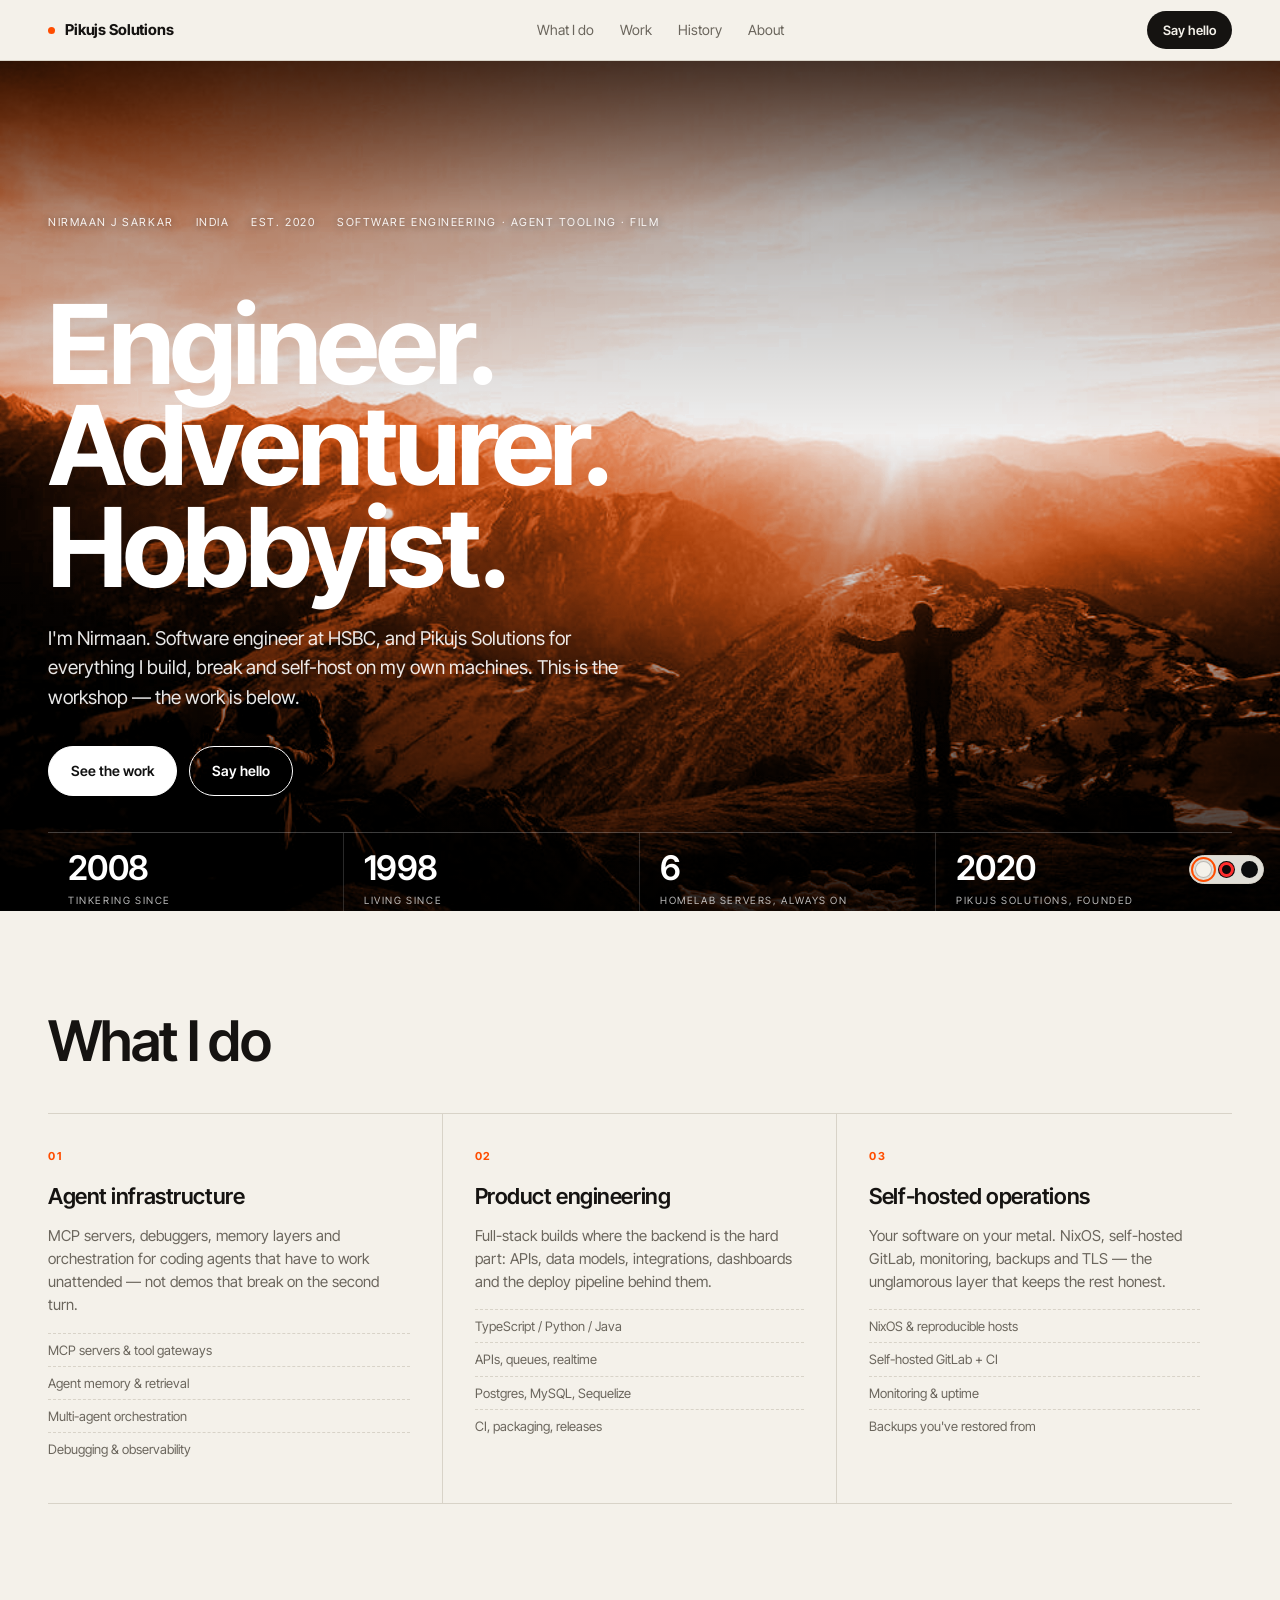
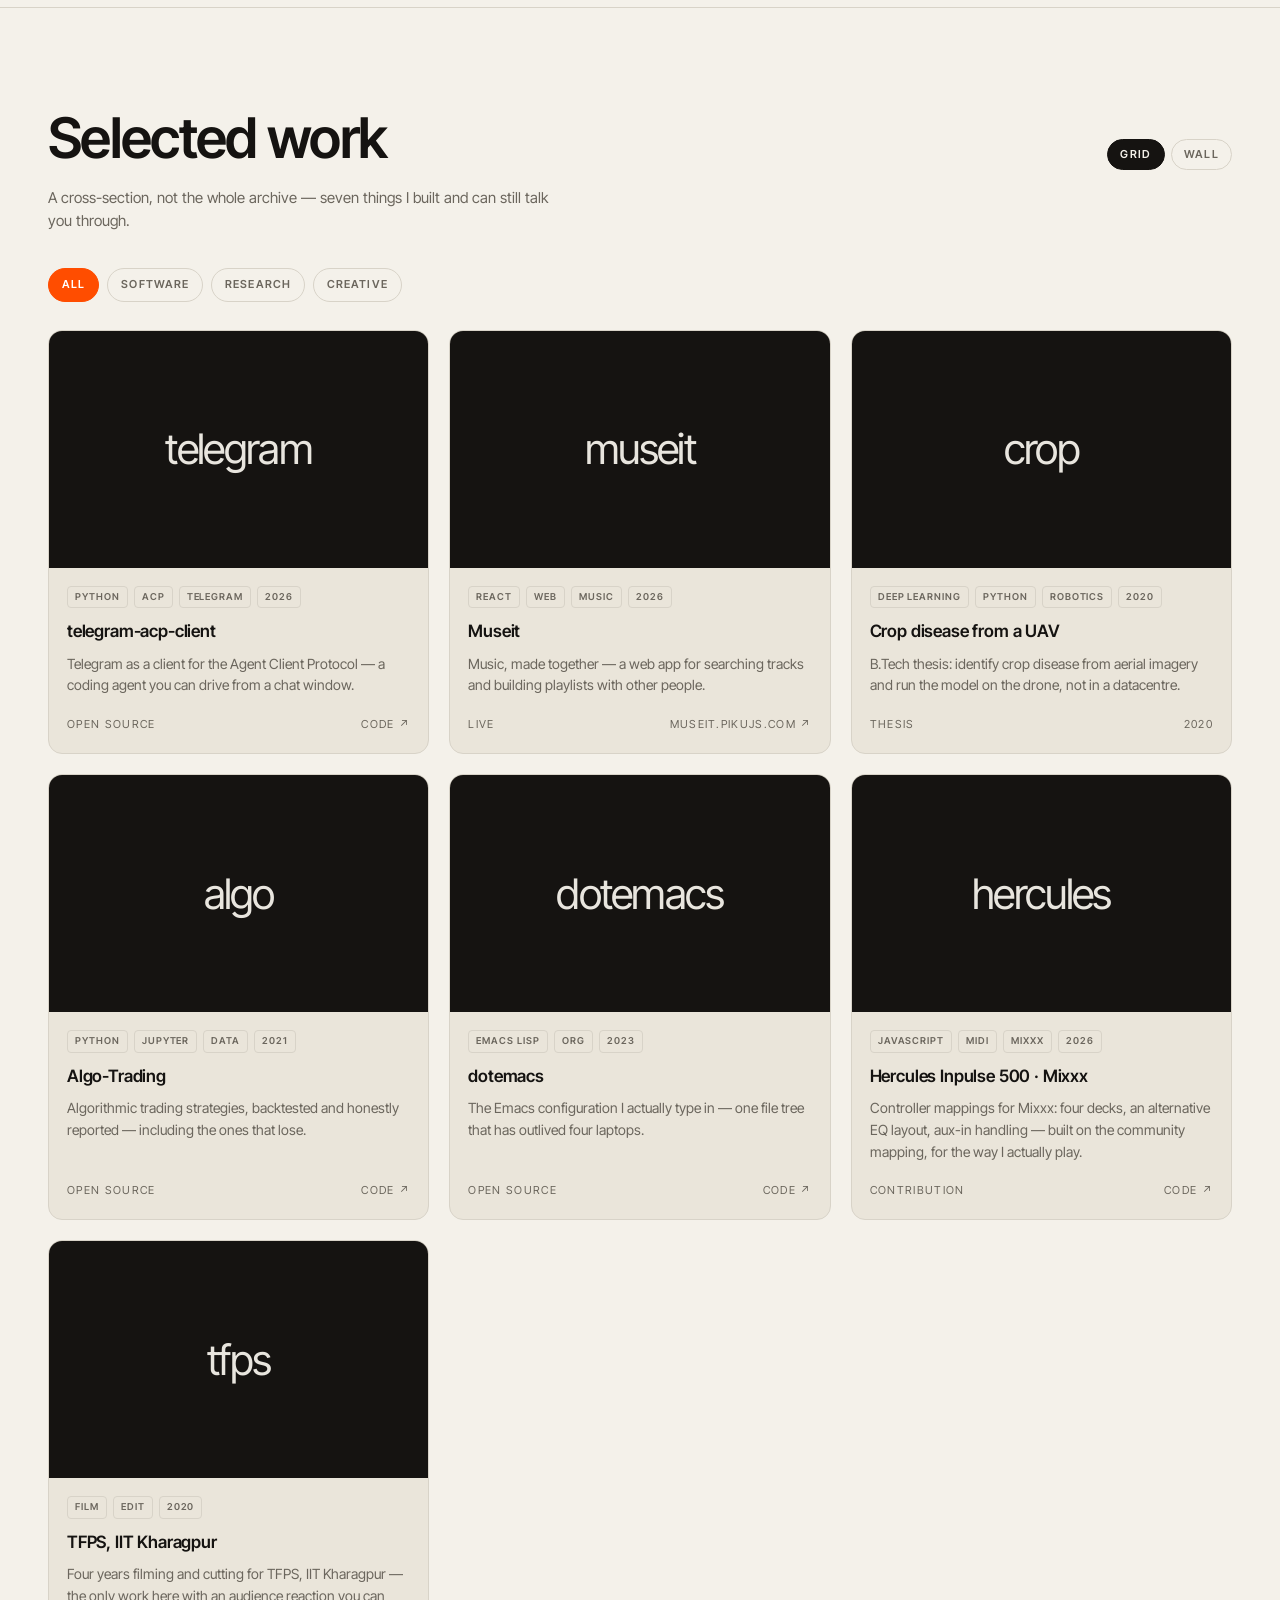
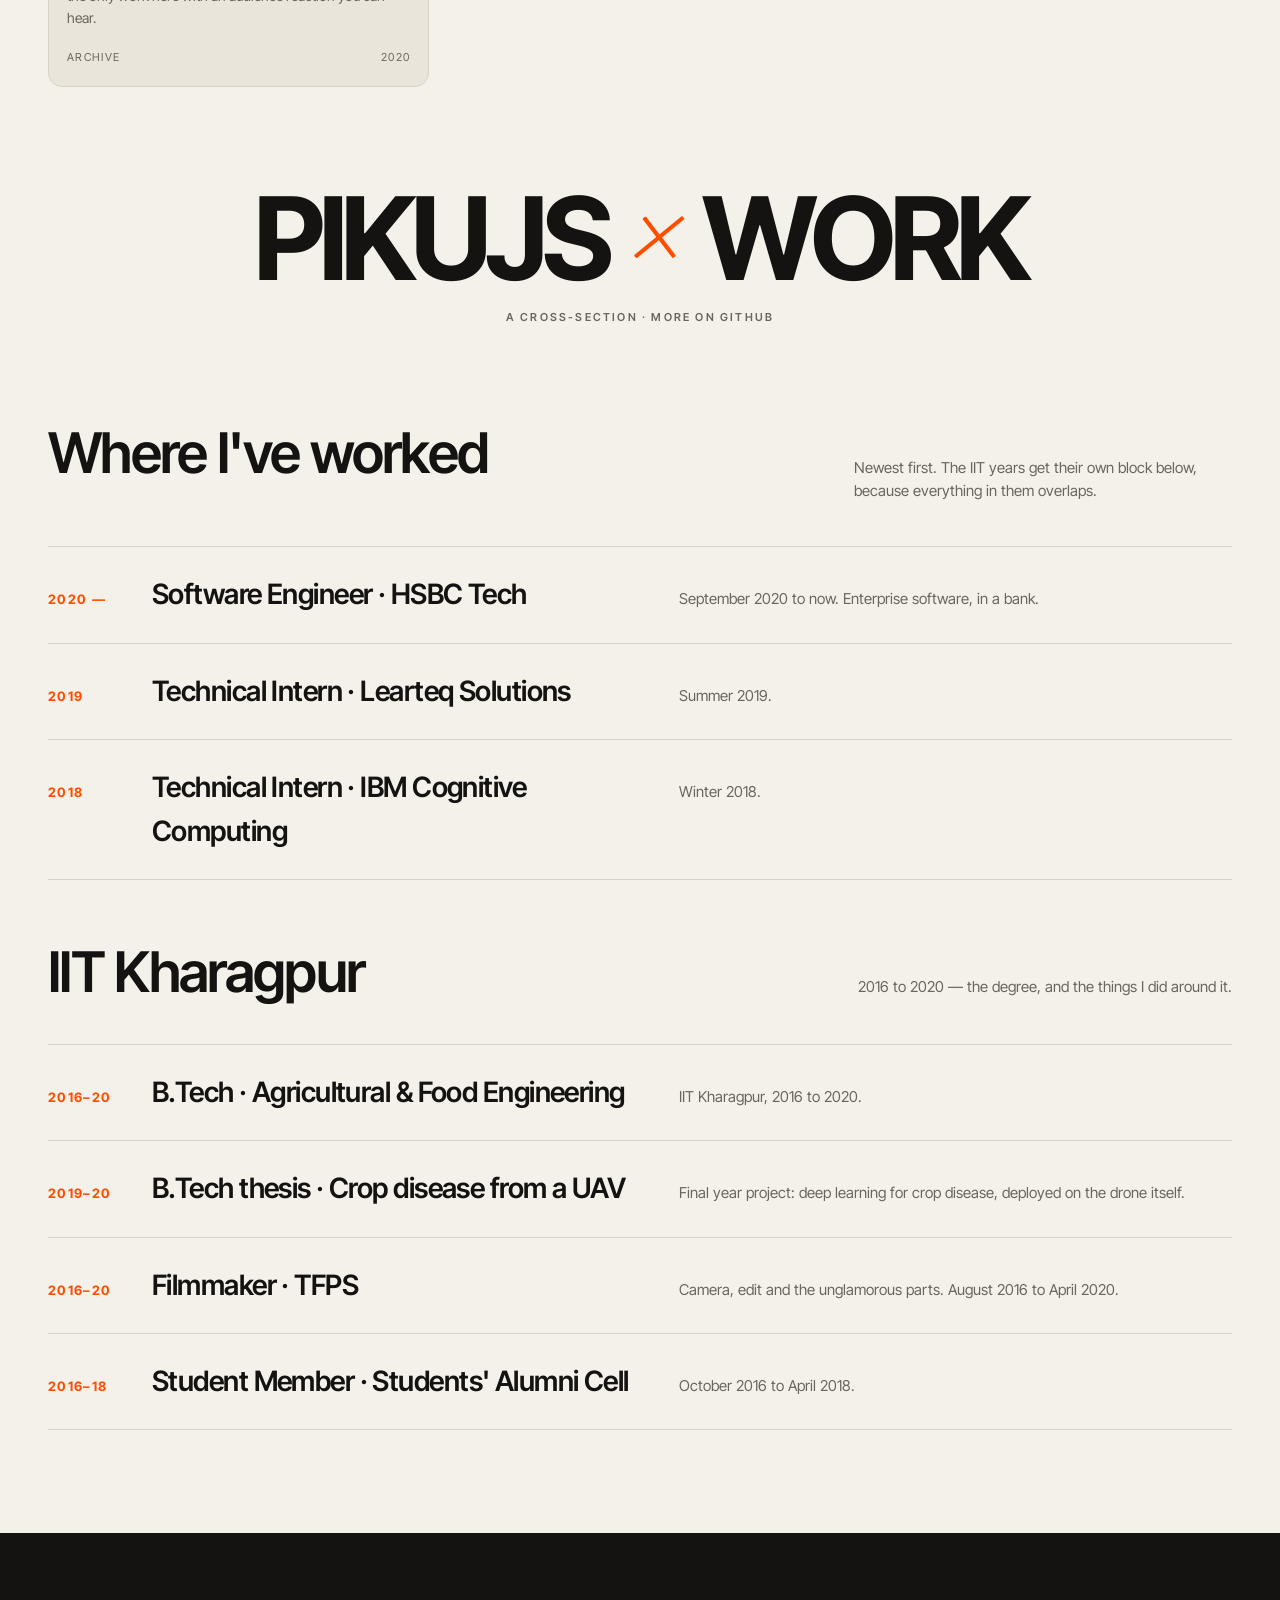
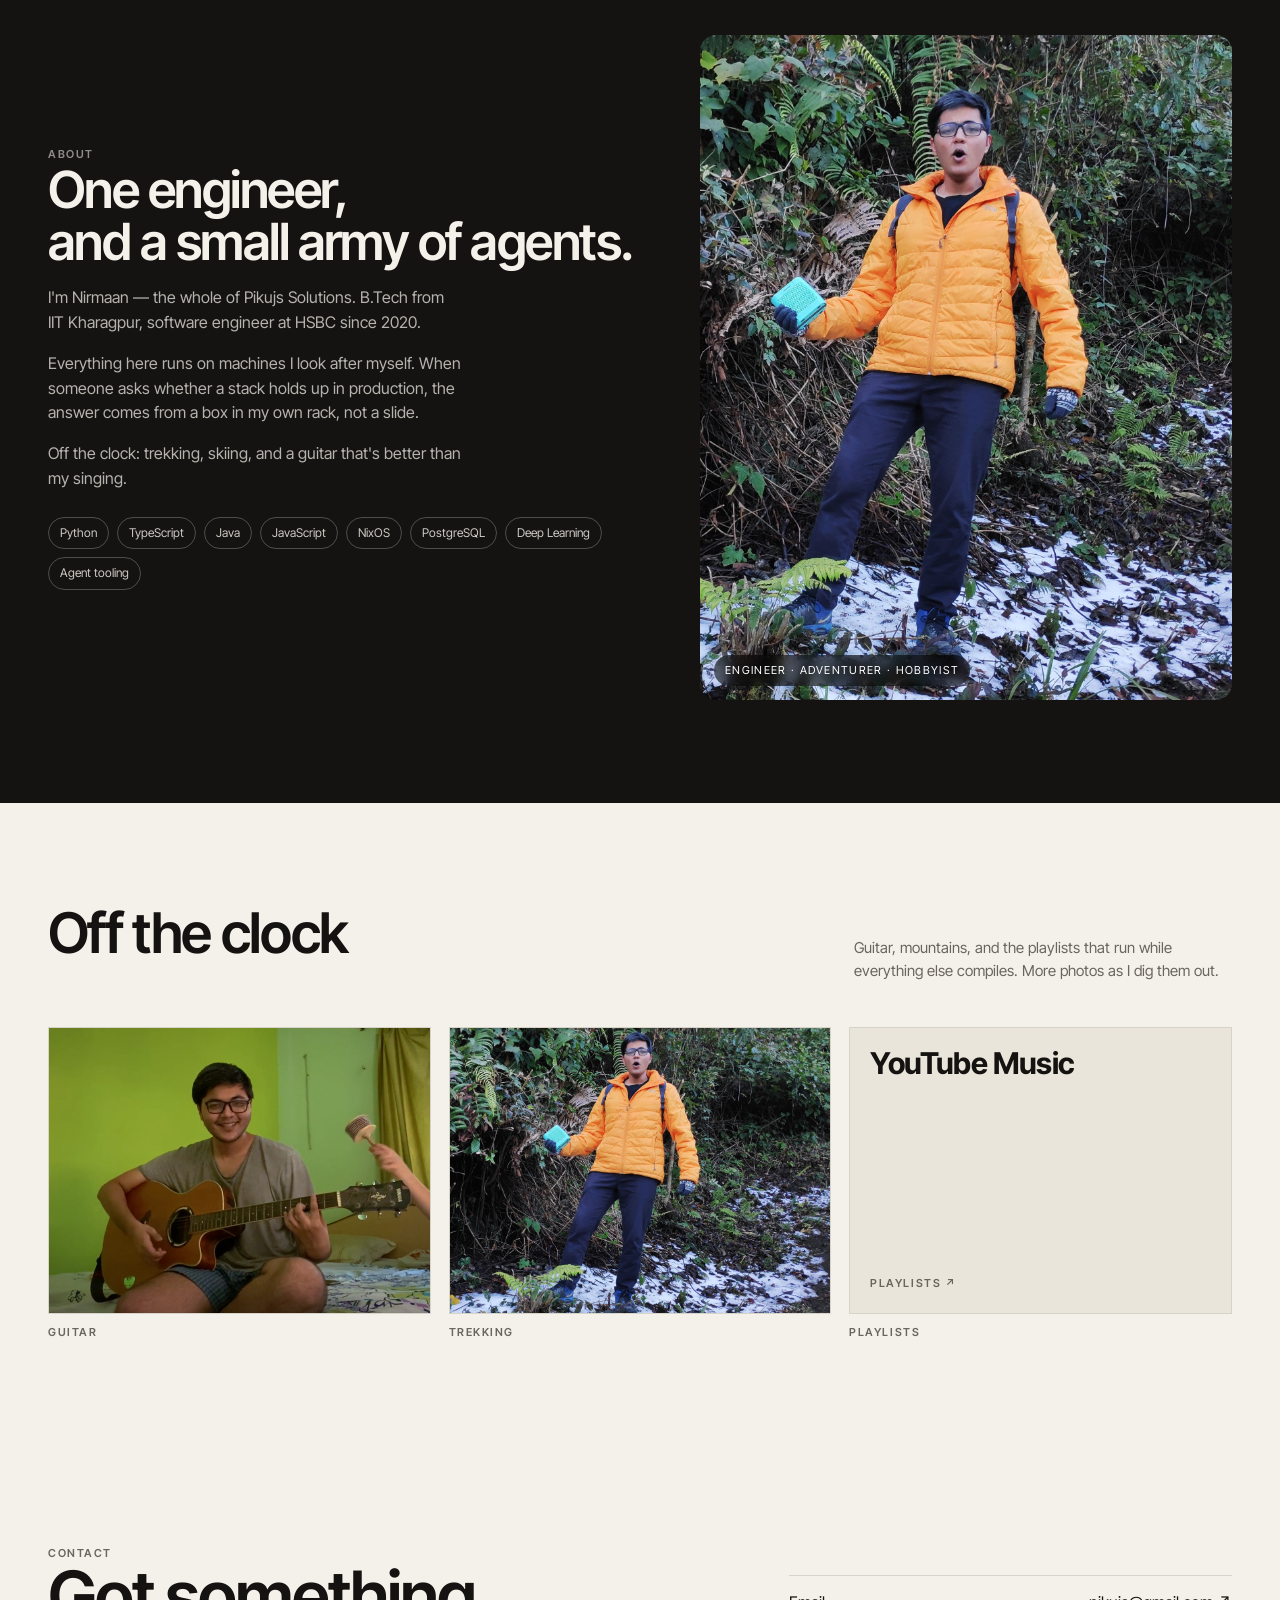
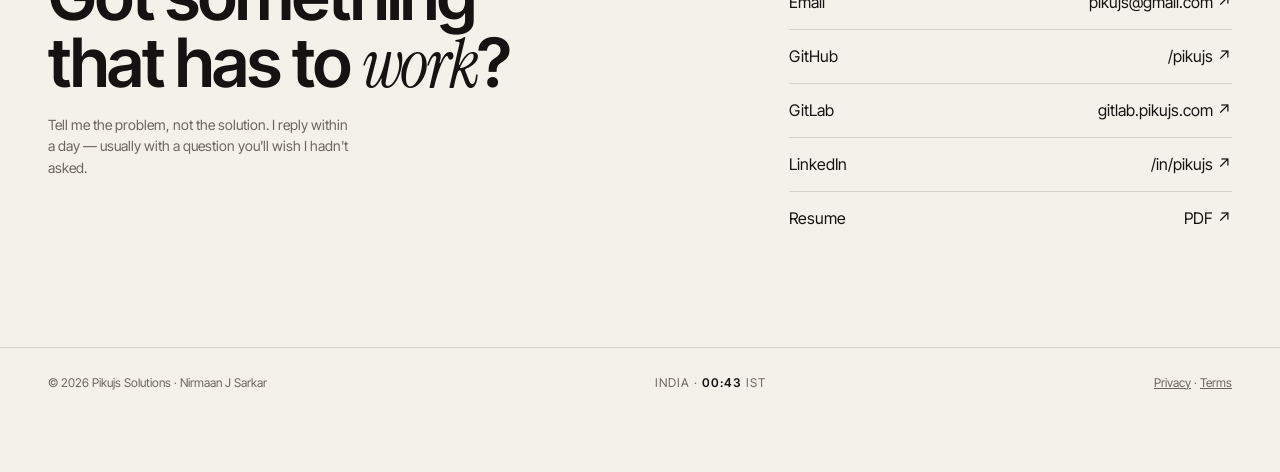
<file: index.html>
<!doctype html>
<html lang="en">
<head>
<meta charset="utf-8">
<meta name="viewport" content="width=device-width, initial-scale=1">
<title>Nirmaan J Sarkar — Engineer, Adventurer, Hobbyist · Pikujs Solutions</title>
<meta name="description" content="Nirmaan J Sarkar — software engineer, filmmaker and self-hoster. Agent tooling, product engineering and the occasional DJ controller mapping, under Pikujs Solutions.">
<link rel="canonical" href="https://pikujs.com/">
<meta name="author" content="Nirmaan J Sarkar">
<meta property="og:type" content="website">
<meta property="og:site_name" content="Pikujs Solutions">
<meta property="og:title" content="Nirmaan J Sarkar — Engineer, Adventurer, Hobbyist">
<meta property="og:description" content="Software engineer, filmmaker and self-hoster. Agent tooling, product engineering, and the occasional DJ controller mapping.">
<meta property="og:url" content="https://pikujs.com/">
<meta property="og:image" content="https://pikujs.com/img/header.jpg">
<meta property="og:image:alt" content="Nirmaan on a ridge above the snowline at sunrise">
<meta name="twitter:card" content="summary_large_image">
<meta name="twitter:title" content="Nirmaan J Sarkar — Engineer, Adventurer, Hobbyist">
<meta name="twitter:description" content="Software engineer, filmmaker and self-hoster. Agent tooling, product engineering, and the occasional DJ controller mapping.">
<meta name="twitter:image" content="https://pikujs.com/img/header.jpg">
<meta name="theme-color" content="#f4f1ea" media="(prefers-color-scheme: light)">
<meta name="theme-color" content="#0b0c0e" media="(prefers-color-scheme: dark)">
<link rel="icon" href="img/favicon.ico" sizes="any">
<link rel="preconnect" href="https://fonts.googleapis.com">
<link rel="preconnect" href="https://fonts.gstatic.com" crossorigin>
<link href="https://fonts.googleapis.com/css2?family=Instrument+Serif:ital@0;1&family=Inter+Tight:wght@400;500;600;700&display=swap" rel="stylesheet">
<link rel="stylesheet" href="css/site.css">
<script>document.documentElement.dataset.palette=(new URLSearchParams(location.search).get('p'))||localStorage.getItem('pikujs-palette')||(matchMedia('(prefers-color-scheme: dark)').matches?'night':'paper')</script>
</head>
<body>

<nav>
  <div class="wrap">
    <a class="brand" href="#top"><span class="dot"></span>Pikujs Solutions</a>
    <ul>
      <li><a href="#services">What I do</a></li>
      <li><a href="#work">Work</a></li>
      <li><a href="#history">History</a></li>
      <li><a href="#about">About</a></li>
    </ul>
    <a class="cta" href="#contact">Say hello</a>
  </div>
</nav>

<header class="hero" id="top">
  <img src="img/header.jpg" alt="Nirmaan on a ridge above the snowline at sunrise" width="960" height="720">
  <div class="tint"></div>
  <div class="veil"></div>
  <div class="wrap inner">
    <div class="topline">
      <span>Nirmaan J Sarkar</span><span>India</span><span>Est. 2020</span>
      <span>Software engineering · Agent tooling · Film</span>
    </div>
    <h1>Engineer.<br>Adventurer.<br>Hobbyist.</h1>
    <p class="sub">I'm Nirmaan. Software engineer at HSBC, and Pikujs Solutions for everything I build,
      break and self-host on my own machines. This is the workshop — the work is below.</p>
    <div class="actions">
      <a class="btn solid" href="#work">See the work</a>
      <a class="btn ghost" href="#contact">Say hello</a>
    </div>
  </div>
  <div class="wrap">
    <div class="stats">
      <div><b>2008</b><span>Tinkering since</span></div>
      <div><b>1998</b><span>Living since</span></div>
      <div><b>6</b><span>Homelab servers, always on</span></div>
      <div><b>2020</b><span>Pikujs Solutions, founded</span></div>
    </div>
  </div>
</header>

<section id="services">
  <div class="wrap">
    <div class="sec-head">
      <h2>What I do</h2>
    </div>
    <div class="services">
      <article>
        <div class="num">01</div>
        <h3>Agent infrastructure</h3>
        <p>MCP servers, debuggers, memory layers and orchestration for coding agents that have to work
           unattended — not demos that break on the second turn.</p>
        <ul>
          <li>MCP servers &amp; tool gateways</li>
          <li>Agent memory &amp; retrieval</li>
          <li>Multi-agent orchestration</li>
          <li>Debugging &amp; observability</li>
        </ul>
      </article>
      <article>
        <div class="num">02</div>
        <h3>Product engineering</h3>
        <p>Full-stack builds where the backend is the hard part: APIs, data models, integrations,
           dashboards and the deploy pipeline behind them.</p>
        <ul>
          <li>TypeScript / Python / Java</li>
          <li>APIs, queues, realtime</li>
          <li>Postgres, MySQL, Sequelize</li>
          <li>CI, packaging, releases</li>
        </ul>
      </article>
      <article>
        <div class="num">03</div>
        <h3>Self-hosted operations</h3>
        <p>Your software on your metal. NixOS, self-hosted GitLab, monitoring, backups and TLS —
           the unglamorous layer that keeps the rest honest.</p>
        <ul>
          <li>NixOS &amp; reproducible hosts</li>
          <li>Self-hosted GitLab + CI</li>
          <li>Monitoring &amp; uptime</li>
          <li>Backups you've restored from</li>
        </ul>
      </article>
    </div>
  </div>
</section>

<hr class="rule">

<section id="work">
  <div class="wrap">
    <div class="sec-head">
      <h2>Selected work</h2>
      <div class="viewtoggle" role="group" aria-label="Layout">
        <button data-view="grid" aria-pressed="true">Grid</button>
        <button data-view="wall" aria-pressed="false">Wall</button>
      </div>
    </div>
    <p style="margin:-28px 0 36px; max-width:56ch; color:var(--muted); font-size:15px">
      A cross-section, not the whole archive — seven things I built and can still talk you through.</p>

    <div class="filters" id="filters" role="group" aria-label="Filter by category">
      <button data-cat="All" aria-pressed="true">All</button>
      <button data-cat="Software" aria-pressed="false">Software</button>
      <button data-cat="Research" aria-pressed="false">Research</button>
      <button data-cat="Creative" aria-pressed="false">Creative</button>
    </div>

    <div class="work" id="workgrid">
      <a class="card" data-cat="Software" href="https://github.com/pikujs/telegram-acp-client" target="_blank" rel="noopener">
        <div class="shot"><div class="glyph">telegram</div></div>
        <div class="body">
          <div class="tags"><span>Python</span><span>ACP</span><span>Telegram</span><span>2026</span></div>
          <h3>telegram-acp-client</h3>
          <p>Telegram as a client for the Agent Client Protocol — a coding agent you can drive from a chat window.</p>
          <div class="meta"><span>Open source</span><span>Code ↗</span></div>
        </div>
      </a>


      <a class="card" data-cat="Creative" href="https://museit.pikujs.com" target="_blank" rel="noopener">
        <div class="shot"><div class="glyph">museit</div></div>
        <div class="body">
          <div class="tags"><span>React</span><span>Web</span><span>Music</span><span>2026</span></div>
          <h3>Museit</h3>
          <p>Music, made together — a web app for searching tracks and building playlists with other people.</p>
          <div class="meta"><span>Live</span><span>museit.pikujs.com ↗</span></div>
        </div>
      </a>


      <div class="card" data-cat="Research">
        <div class="shot"><div class="glyph">crop</div></div>
        <div class="body">
          <div class="tags"><span>Deep Learning</span><span>Python</span><span>Robotics</span><span>2020</span></div>
          <h3>Crop disease from a UAV</h3>
          <p>B.Tech thesis: identify crop disease from aerial imagery and run the model on the drone, not in a datacentre.</p>
          <div class="meta"><span>Thesis</span><span>2020</span></div>
        </div>
      </div>


      <a class="card" data-cat="Research" href="https://github.com/pikujs/Algo-Trading" target="_blank" rel="noopener">
        <div class="shot"><div class="glyph">algo</div></div>
        <div class="body">
          <div class="tags"><span>Python</span><span>Jupyter</span><span>Data</span><span>2021</span></div>
          <h3>Algo-Trading</h3>
          <p>Algorithmic trading strategies, backtested and honestly reported — including the ones that lose.</p>
          <div class="meta"><span>Open source</span><span>Code ↗</span></div>
        </div>
      </a>


      <a class="card" data-cat="Software" href="https://github.com/pikujs/dotemacs" target="_blank" rel="noopener">
        <div class="shot"><div class="glyph">dotemacs</div></div>
        <div class="body">
          <div class="tags"><span>Emacs Lisp</span><span>Org</span><span>2023</span></div>
          <h3>dotemacs</h3>
          <p>The Emacs configuration I actually type in — one file tree that has outlived four laptops.</p>
          <div class="meta"><span>Open source</span><span>Code ↗</span></div>
        </div>
      </a>


      <a class="card" data-cat="Creative" href="https://github.com/pikujs/herimp-500map" target="_blank" rel="noopener">
        <div class="shot"><div class="glyph">hercules</div></div>
        <div class="body">
          <div class="tags"><span>JavaScript</span><span>MIDI</span><span>Mixxx</span><span>2026</span></div>
          <h3>Hercules Inpulse 500 · Mixxx</h3>
          <p>Controller mappings for Mixxx: four decks, an alternative EQ layout, aux-in handling — built on the community mapping, for the way I actually play.</p>
          <div class="meta"><span>Contribution</span><span>Code ↗</span></div>
        </div>
      </a>


      <div class="card" data-cat="Creative">
        <div class="shot"><div class="glyph">tfps</div></div>
        <div class="body">
          <div class="tags"><span>Film</span><span>Edit</span><span>2020</span></div>
          <h3>TFPS, IIT Kharagpur</h3>
          <p>Four years filming and cutting for TFPS, IIT Kharagpur — the only work here with an audience reaction you can hear.</p>
          <div class="meta"><span>Archive</span><span>2020</span></div>
        </div>
      </div>

    </div>

    <div class="lockup">PIKUJS <em>×</em> WORK<small>A cross-section · more on GitHub</small></div>
  </div>
</section>

<section id="history" style="padding-top:0">
  <div class="wrap">
    <div class="sec-head">
      <h2>Where I've worked</h2>
      <p>Newest first. The IIT years get their own block below, because everything in them overlaps.</p>
    </div>
    <div class="proc">
      <div><b>2020 —</b><h3>Software Engineer · HSBC Tech</h3><p>September 2020 to now. Enterprise software, in a bank.</p></div>
      <div><b>2019</b><h3>Technical Intern · Learteq Solutions</h3><p>Summer 2019.</p></div>
      <div><b>2018</b><h3>Technical Intern · IBM Cognitive Computing</h3><p>Winter 2018.</p></div>
    </div>

    <div class="sec-head" style="margin-top:64px">
      <h2>IIT Kharagpur</h2>
      <p>2016 to 2020 — the degree, and the things I did around it.</p>
    </div>
    <div class="proc">
      <div><b>2016–20</b><h3>B.Tech · Agricultural &amp; Food Engineering</h3><p>IIT Kharagpur, 2016 to 2020.</p></div>
      <div><b>2019–20</b><h3>B.Tech thesis · Crop disease from a UAV</h3><p>Final year project: deep learning for crop disease, deployed on the drone itself.</p></div>
      <div><b>2016–20</b><h3>Filmmaker · TFPS</h3><p>Camera, edit and the unglamorous parts. August 2016 to April 2020.</p></div>
      <div><b>2016–18</b><h3>Student Member · Students' Alumni Cell</h3><p>October 2016 to April 2018.</p></div>
    </div>
  </div>
</section>

<section class="band" id="about">
  <div class="wrap">
    <div class="grid">
      <div>
        <div class="label">About</div>
        <h2>One engineer,<br>and a small army of agents.</h2>
        <p>I'm Nirmaan — the whole of Pikujs Solutions. B.Tech from IIT Kharagpur, software engineer at HSBC
           since 2020.</p>
        <p>Everything here runs on machines I look after myself. When someone asks whether a stack holds up
           in production, the answer comes from a box in my own rack, not a slide.</p>
        <p>Off the clock: trekking, skiing, and a guitar that's better than my singing.</p>
        <div class="skills">
          <span>Python</span><span>TypeScript</span><span>Java</span><span>JavaScript</span>
          <span>NixOS</span><span>PostgreSQL</span><span>Deep Learning</span><span>Agent tooling</span>
        </div>
      </div>
      <div class="portrait">
        <img src="img/portfolio/thumbnails/pikujs-trekking.jpg" alt="Nirmaan on a winter trek">
        <div class="tag">Engineer · Adventurer · Hobbyist</div>
      </div>
    </div>
  </div>
</section>

<section id="fun">
  <div class="wrap">
    <div class="sec-head">
      <h2>Off the clock</h2>
      <p>Guitar, mountains, and the playlists that run while everything else compiles. More photos as I dig them out.</p>
    </div>
    <div class="fun">
      <figure><img src="img/portfolio/thumbnails/pikujs-guitar.jpg" alt="A guitar" loading="lazy"><figcaption>Guitar</figcaption></figure>
      <figure><img src="img/portfolio/thumbnails/pikujs-trekking.jpg" alt="On a winter trek" loading="lazy"><figcaption>Trekking</figcaption></figure>
      <figure>
        <a class="fun-link" href="#" data-placeholder="youtube-music">
          <b>YouTube Music</b>
          <small>Playlists ↗</small>
        </a>
        <figcaption>Playlists</figcaption>
      </figure>
    </div>
  </div>
</section>

<section id="contact">
  <div class="wrap contact">
    <div>
      <div class="label">Contact</div>
      <h2>Got something<br>that has to <em>work</em>?</h2>
      <p class="note">Tell me the problem, not the solution. I reply within a day — usually with a question
        you'll wish I hadn't asked.</p>
    </div>
    <div class="lines">
      <a href="mailto:pikujs@gmail.com"><span>Email</span><span>pikujs@gmail.com ↗</span></a>
      <a href="https://github.com/pikujs" target="_blank" rel="noopener"><span>GitHub</span><span>/pikujs ↗</span></a>
      <a href="https://gitlab.pikujs.com" target="_blank" rel="noopener"><span>GitLab</span><span>gitlab.pikujs.com ↗</span></a>
      <a href="https://www.linkedin.com/in/pikujs" target="_blank" rel="noopener"><span>LinkedIn</span><span>/in/pikujs ↗</span></a>
      <a href="img/resume.pdf"><span>Resume</span><span>PDF ↗</span></a>
    </div>
  </div>
</section>

<footer>
  <div class="wrap">
    <span>© 2026 Pikujs Solutions · Nirmaan J Sarkar</span>
    <span class="clock">India · <b id="ist">--:--</b> IST</span>
    <span><a href="privacy/">Privacy</a> · <a href="terms/">Terms</a></span>
  </div>
</footer>

<div class="switch" role="group" aria-label="Colour palette">
  <button data-p="paper" data-name="Paper" aria-label="Paper palette" aria-pressed="true"></button>
  <button data-p="duotone" data-name="Duotone" aria-label="Duotone palette" aria-pressed="false"></button>
  <button data-p="night" data-name="Night" aria-label="Night palette" aria-pressed="false"></button>
</div>

<script src="js/palette.js"></script>
<script>
// Filters and the curved "wall" view. Without JS every card is simply visible.
const grid = document.getElementById('workgrid');
const cards = [...grid.children];
const filters = [...document.querySelectorAll('#filters button')];
const views = [...document.querySelectorAll('.viewtoggle button')];

filters.forEach(btn => btn.addEventListener('click', () => {
  const cat = btn.dataset.cat;
  cards.forEach(c => { c.hidden = cat !== 'All' && c.dataset.cat !== cat; });
  filters.forEach(b => b.setAttribute('aria-pressed', String(b === btn)));
}));

const setView = (v) => {
  grid.classList.toggle('wall', v === 'wall');
  views.forEach(b => b.setAttribute('aria-pressed', String(b.dataset.view === v)));
};
views.forEach(b => b.addEventListener('click', () => setView(b.dataset.view)));
if (new URLSearchParams(location.search).get('view') === 'wall') setView('wall');

const ist = document.getElementById('ist');
const tick = () => {
  ist.textContent = new Intl.DateTimeFormat('en-GB', {
    timeZone: 'Asia/Kolkata', hour: '2-digit', minute: '2-digit'
  }).format(new Date());
};
tick(); setInterval(tick, 30000);
</script>
</body>
</html>
</file>
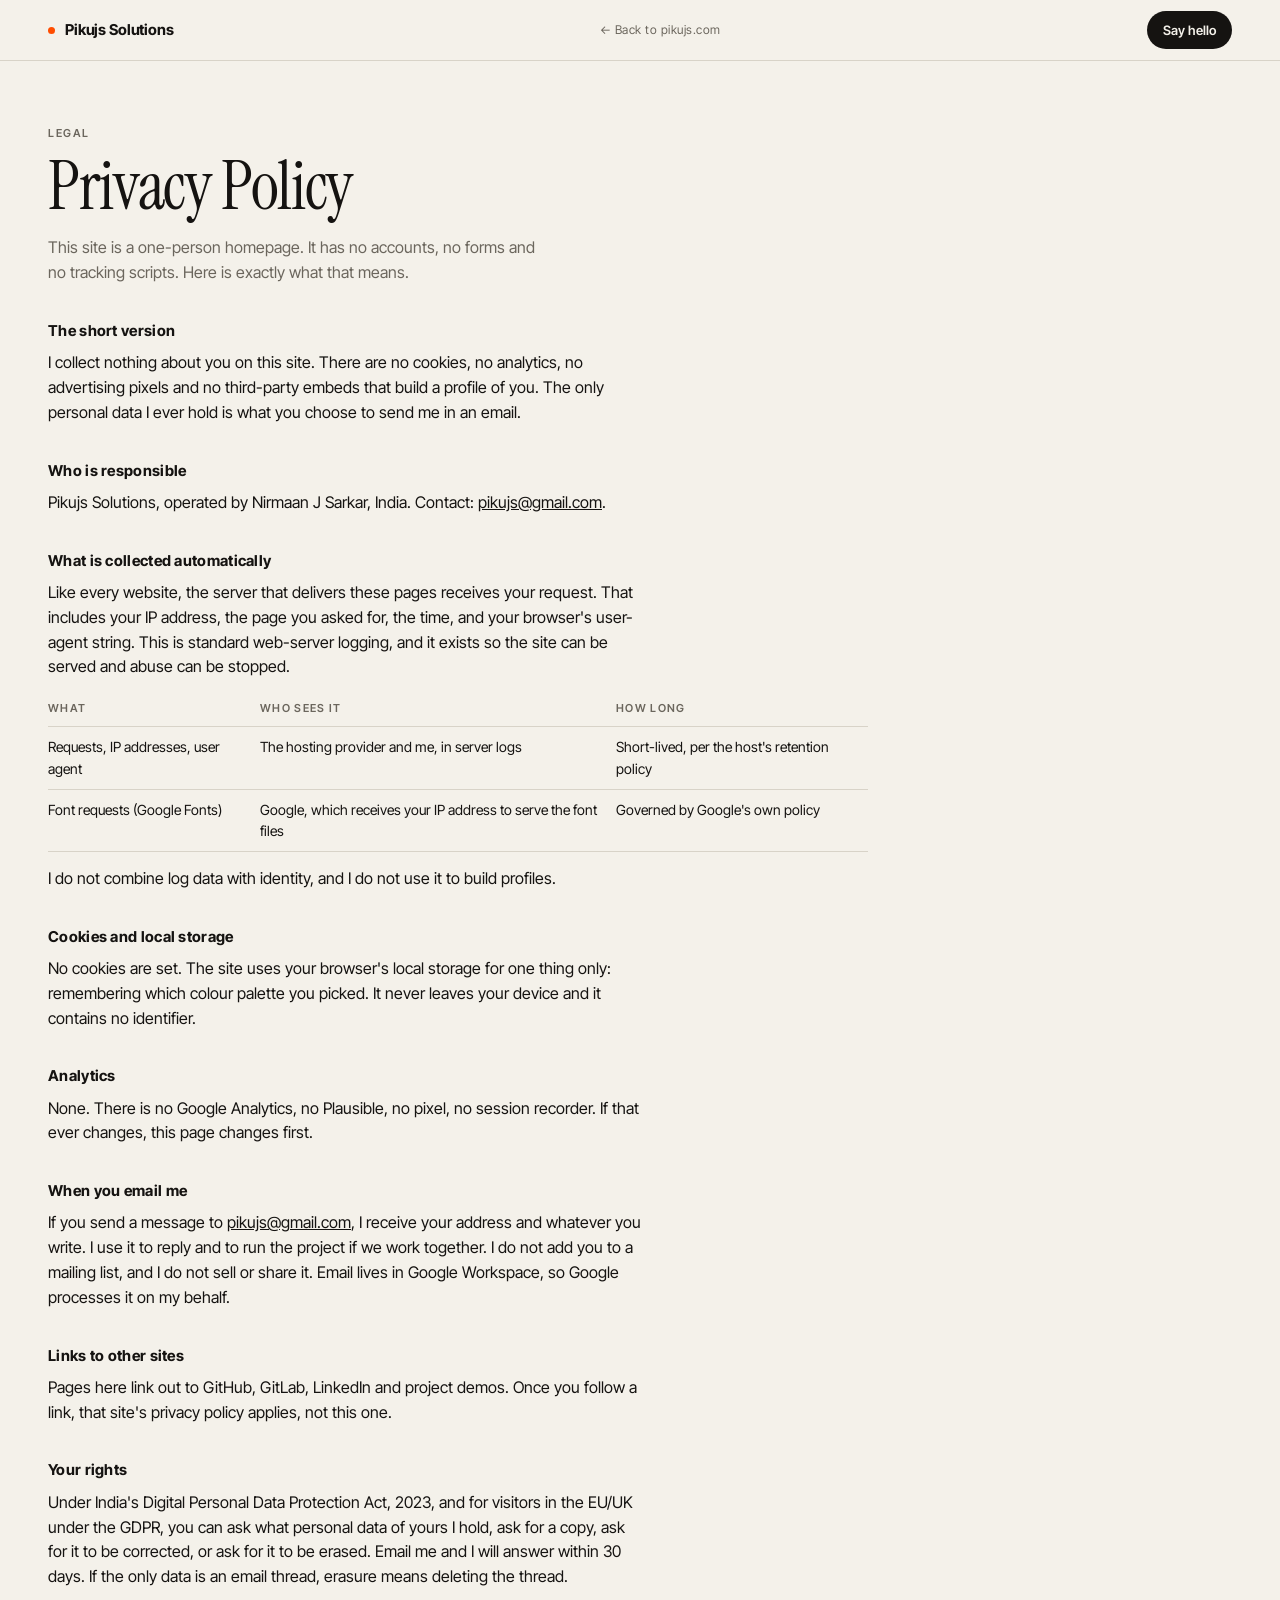
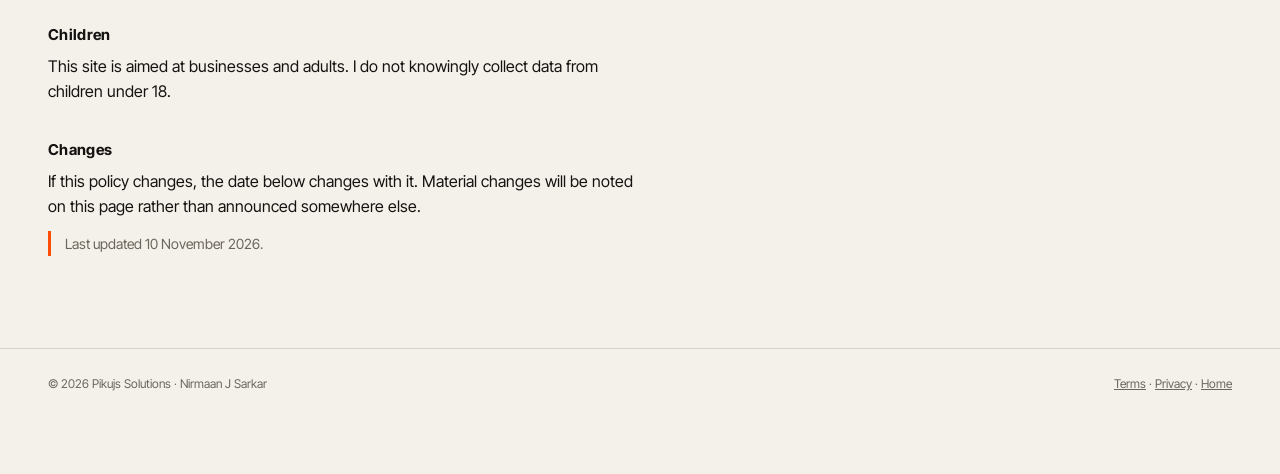
<file: privacy/index.html>
<!doctype html>
<html lang="en">
<head>
<meta charset="utf-8">
<meta name="viewport" content="width=device-width, initial-scale=1">
<title>Privacy Policy — Pikujs Solutions</title>
<meta name="description" content="What Pikujs Solutions collects when you visit pikujs.com, what it does not collect, and how to get in touch about your data.">
<link rel="canonical" href="https://pikujs.com/privacy/">
<meta property="og:type" content="article">
<meta property="og:title" content="Privacy Policy — Pikujs Solutions">
<meta property="og:description" content="No cookies, no analytics, no forms. What pikujs.com actually does with your data.">
<meta property="og:url" content="https://pikujs.com/privacy/">
<link rel="icon" href="../img/favicon.ico" sizes="any">
<link rel="preconnect" href="https://fonts.googleapis.com">
<link rel="preconnect" href="https://fonts.gstatic.com" crossorigin>
<link href="https://fonts.googleapis.com/css2?family=Instrument+Serif:ital@0;1&family=Inter+Tight:wght@400;500;600;700&display=swap" rel="stylesheet">
<link rel="stylesheet" href="../css/site.css">
<script>document.documentElement.dataset.palette=localStorage.getItem('pikujs-palette')||(matchMedia('(prefers-color-scheme: dark)').matches?'night':'paper')</script>
</head>
<body>

<nav>
  <div class="wrap">
    <a class="brand" href="../"><span class="dot"></span>Pikujs Solutions</a>
    <a class="back" href="../">← Back to pikujs.com</a>
    <a class="cta" href="mailto:pikujs@gmail.com">Say hello</a>
  </div>
</nav>

<main class="wrap">
  <article class="doc">
    <div class="label">Legal</div>
    <h1>Privacy Policy</h1>
    <p class="lede">This site is a one-person homepage. It has no accounts, no forms and no tracking scripts. Here is exactly what that means.</p>

    <h2>The short version</h2>
    <p>I collect nothing about you on this site. There are no cookies, no analytics, no advertising pixels and no third-party embeds that build a profile of you. The only personal data I ever hold is what you choose to send me in an email.</p>

    <h2>Who is responsible</h2>
    <p>Pikujs Solutions, operated by Nirmaan J Sarkar, India. Contact: <a href="mailto:pikujs@gmail.com">pikujs@gmail.com</a>.</p>

    <h2>What is collected automatically</h2>
    <p>Like every website, the server that delivers these pages receives your request. That includes your IP address, the page you asked for, the time, and your browser's user-agent string. This is standard web-server logging, and it exists so the site can be served and abuse can be stopped.</p>
    <table>
      <tr><th>What</th><th>Who sees it</th><th>How long</th></tr>
      <tr><td>Requests, IP addresses, user agent</td><td>The hosting provider and me, in server logs</td><td>Short-lived, per the host's retention policy</td></tr>
      <tr><td>Font requests (Google Fonts)</td><td>Google, which receives your IP address to serve the font files</td><td>Governed by Google's own policy</td></tr>
    </table>
    <p>I do not combine log data with identity, and I do not use it to build profiles.</p>

    <h2>Cookies and local storage</h2>
    <p>No cookies are set. The site uses your browser's local storage for one thing only: remembering which colour palette you picked. It never leaves your device and it contains no identifier.</p>

    <h2>Analytics</h2>
    <p>None. There is no Google Analytics, no Plausible, no pixel, no session recorder. If that ever changes, this page changes first.</p>

    <h2>When you email me</h2>
    <p>If you send a message to <a href="mailto:pikujs@gmail.com">pikujs@gmail.com</a>, I receive your address and whatever you write. I use it to reply and to run the project if we work together. I do not add you to a mailing list, and I do not sell or share it. Email lives in Google Workspace, so Google processes it on my behalf.</p>

    <h2>Links to other sites</h2>
    <p>Pages here link out to GitHub, GitLab, LinkedIn and project demos. Once you follow a link, that site's privacy policy applies, not this one.</p>

    <h2>Your rights</h2>
    <p>Under India's Digital Personal Data Protection Act, 2023, and for visitors in the EU/UK under the GDPR, you can ask what personal data of yours I hold, ask for a copy, ask for it to be corrected, or ask for it to be erased. Email me and I will answer within 30 days. If the only data is an email thread, erasure means deleting the thread.</p>

    <h2>Children</h2>
    <p>This site is aimed at businesses and adults. I do not knowingly collect data from children under 18.</p>

    <h2>Changes</h2>
    <p>If this policy changes, the date below changes with it. Material changes will be noted on this page rather than announced somewhere else.</p>

    <p class="note">Last updated 10 November 2026.</p>
  </article>
</main>

<footer>
  <div class="wrap">
    <span>© 2026 Pikujs Solutions · Nirmaan J Sarkar</span>
    <span><a href="../terms/">Terms</a> · <a href="../privacy/">Privacy</a> · <a href="../">Home</a></span>
  </div>
</footer>

<script src="../js/palette.js"></script>
</body>
</html>
</file>
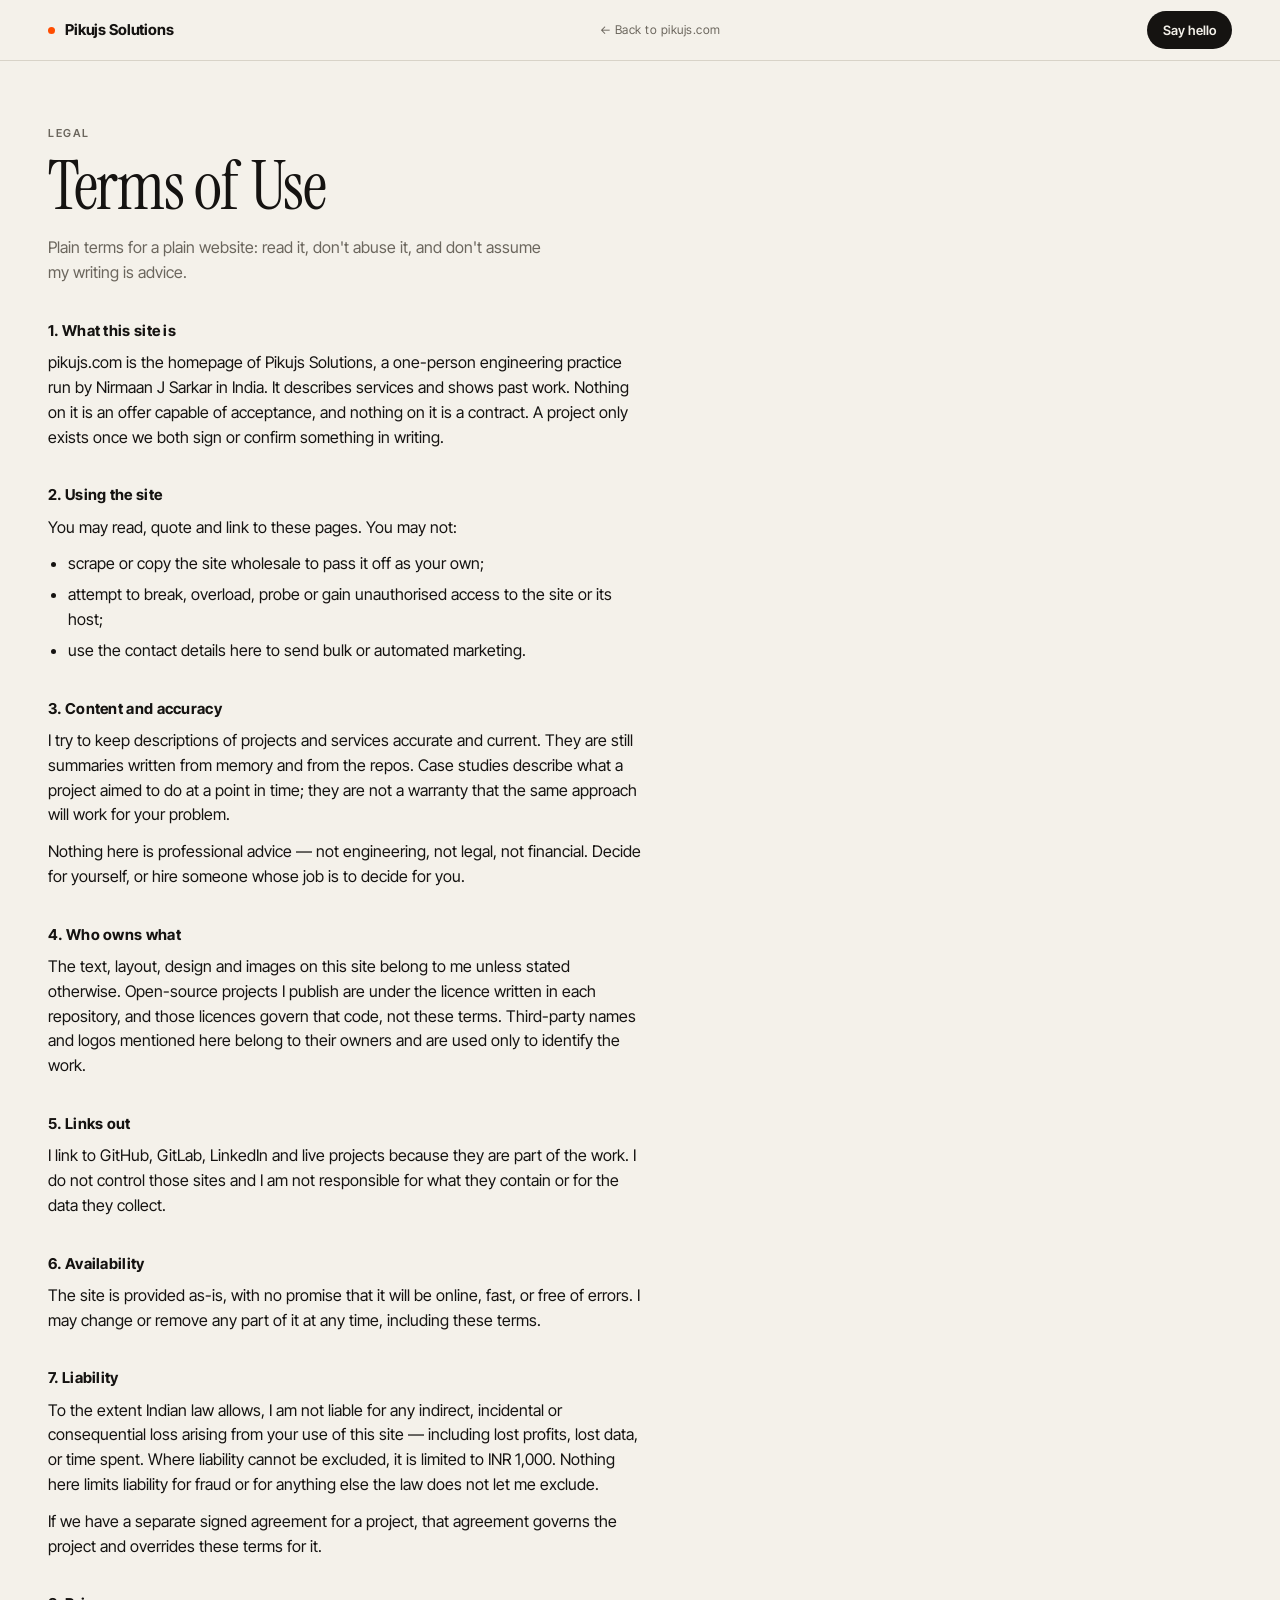
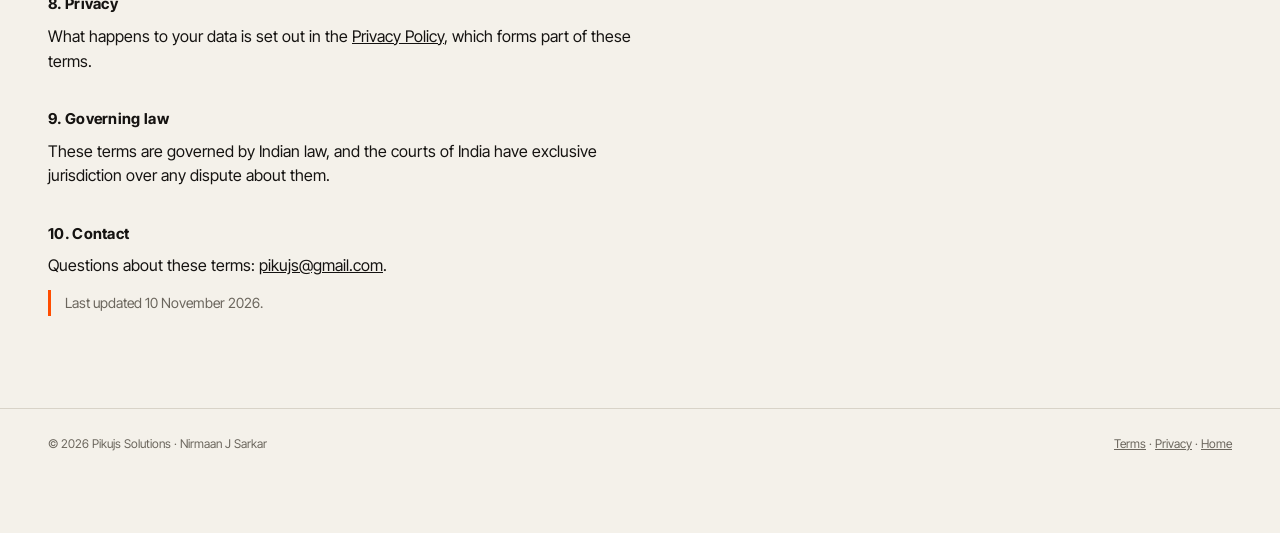
<file: terms/index.html>
<!doctype html>
<html lang="en">
<head>
<meta charset="utf-8">
<meta name="viewport" content="width=device-width, initial-scale=1">
<title>Terms of Use — Pikujs Solutions</title>
<meta name="description" content="Terms for using pikujs.com, the Pikujs Solutions homepage.">
<link rel="canonical" href="https://pikujs.com/terms/">
<meta property="og:type" content="article">
<meta property="og:title" content="Terms of Use — Pikujs Solutions">
<meta property="og:description" content="Plain terms for a plain website: read it, don't abuse it, and don't assume my writing is advice.">
<meta property="og:url" content="https://pikujs.com/terms/">
<link rel="icon" href="../img/favicon.ico" sizes="any">
<link rel="preconnect" href="https://fonts.googleapis.com">
<link rel="preconnect" href="https://fonts.gstatic.com" crossorigin>
<link href="https://fonts.googleapis.com/css2?family=Instrument+Serif:ital@0;1&family=Inter+Tight:wght@400;500;600;700&display=swap" rel="stylesheet">
<link rel="stylesheet" href="../css/site.css">
<script>document.documentElement.dataset.palette=localStorage.getItem('pikujs-palette')||(matchMedia('(prefers-color-scheme: dark)').matches?'night':'paper')</script>
</head>
<body>

<nav>
  <div class="wrap">
    <a class="brand" href="../"><span class="dot"></span>Pikujs Solutions</a>
    <a class="back" href="../">← Back to pikujs.com</a>
    <a class="cta" href="mailto:pikujs@gmail.com">Say hello</a>
  </div>
</nav>

<main class="wrap">
  <article class="doc">
    <div class="label">Legal</div>
    <h1>Terms of Use</h1>
    <p class="lede">Plain terms for a plain website: read it, don't abuse it, and don't assume my writing is advice.</p>

    <h2>1. What this site is</h2>
    <p>pikujs.com is the homepage of Pikujs Solutions, a one-person engineering practice run by Nirmaan J Sarkar in India. It describes services and shows past work. Nothing on it is an offer capable of acceptance, and nothing on it is a contract. A project only exists once we both sign or confirm something in writing.</p>

    <h2>2. Using the site</h2>
    <p>You may read, quote and link to these pages. You may not:</p>
    <ul>
      <li>scrape or copy the site wholesale to pass it off as your own;</li>
      <li>attempt to break, overload, probe or gain unauthorised access to the site or its host;</li>
      <li>use the contact details here to send bulk or automated marketing.</li>
    </ul>

    <h2>3. Content and accuracy</h2>
    <p>I try to keep descriptions of projects and services accurate and current. They are still summaries written from memory and from the repos. Case studies describe what a project aimed to do at a point in time; they are not a warranty that the same approach will work for your problem.</p>
    <p>Nothing here is professional advice — not engineering, not legal, not financial. Decide for yourself, or hire someone whose job is to decide for you.</p>

    <h2>4. Who owns what</h2>
    <p>The text, layout, design and images on this site belong to me unless stated otherwise. Open-source projects I publish are under the licence written in each repository, and those licences govern that code, not these terms. Third-party names and logos mentioned here belong to their owners and are used only to identify the work.</p>

    <h2>5. Links out</h2>
    <p>I link to GitHub, GitLab, LinkedIn and live projects because they are part of the work. I do not control those sites and I am not responsible for what they contain or for the data they collect.</p>

    <h2>6. Availability</h2>
    <p>The site is provided as-is, with no promise that it will be online, fast, or free of errors. I may change or remove any part of it at any time, including these terms.</p>

    <h2>7. Liability</h2>
    <p>To the extent Indian law allows, I am not liable for any indirect, incidental or consequential loss arising from your use of this site — including lost profits, lost data, or time spent. Where liability cannot be excluded, it is limited to INR 1,000. Nothing here limits liability for fraud or for anything else the law does not let me exclude.</p>
    <p>If we have a separate signed agreement for a project, that agreement governs the project and overrides these terms for it.</p>

    <h2>8. Privacy</h2>
    <p>What happens to your data is set out in the <a href="../privacy/">Privacy Policy</a>, which forms part of these terms.</p>

    <h2>9. Governing law</h2>
    <p>These terms are governed by Indian law, and the courts of India have exclusive jurisdiction over any dispute about them.</p>

    <h2>10. Contact</h2>
    <p>Questions about these terms: <a href="mailto:pikujs@gmail.com">pikujs@gmail.com</a>.</p>

    <p class="note">Last updated 10 November 2026.</p>
  </article>
</main>

<footer>
  <div class="wrap">
    <span>© 2026 Pikujs Solutions · Nirmaan J Sarkar</span>
    <span><a href="../terms/">Terms</a> · <a href="../privacy/">Privacy</a> · <a href="../">Home</a></span>
  </div>
</footer>

<script src="../js/palette.js"></script>
</body>
</html>
</file>
<file: css/site.css>
/* ---------- palettes: paper (light) / night (dark) / duotone ---------- */
:root{
  --bg:#f4f1ea; --fg:#151311; --muted:#6b665d; --line:#d8d3c8;
  --accent:#ff4d00; --panel:#eae5da; --tint:#ff6a1f; --tint-op:.85;
  --hero-fg:#fff; --band:#151311; --band-fg:#f4f1ea;
}
html[data-palette="night"]{
  --bg:#0b0c0e; --fg:#eceae5; --muted:#8b8983; --line:#24262a;
  --accent:#c8ff2f; --panel:#131518; --tint:#3f4d8a; --tint-op:.75;
  --hero-fg:#eceae5; --band:#15181b; --band-fg:#eceae5;
}
html[data-palette="duotone"]{
  --bg:#0d0708; --fg:#f7ece8; --muted:#a08b86; --line:#2a1c1d;
  --accent:#ff2d2d; --panel:#170e0f; --tint:#c3111b; --tint-op:.9;
  --hero-fg:#fff3ef; --band:#170e0f; --band-fg:#f7ece8;
}

*{box-sizing:border-box}
html,body{margin:0}
body{
  background:var(--bg); color:var(--fg);
  font-family:"Inter Tight",system-ui,sans-serif;
  font-size:16px; line-height:1.55;
  -webkit-font-smoothing:antialiased;
}
.serif{font-family:"Instrument Serif",Georgia,serif; font-weight:400}
a{color:inherit}
.wrap{max-width:1240px; margin:0 auto; padding:0 28px}
.label{font-size:11px; letter-spacing:.14em; text-transform:uppercase; font-weight:600; color:var(--muted)}
.rule{height:1px; background:var(--line); border:0; margin:0}

/* ---------- nav ---------- */
nav{
  position:sticky; top:0; z-index:20; background:color-mix(in srgb, var(--bg) 88%, transparent);
  backdrop-filter:blur(8px); border-bottom:1px solid var(--line);
}
nav .wrap{display:flex; align-items:center; justify-content:space-between; height:60px; gap:24px}
.brand{display:flex; align-items:center; gap:10px; text-decoration:none; font-weight:700; letter-spacing:-.01em; font-size:15px}
.brand .dot{width:7px;height:7px;border-radius:50%;background:var(--accent);display:inline-block}
nav ul{display:flex; gap:26px; list-style:none; margin:0; padding:0; font-size:14px}
nav ul a{text-decoration:none; color:var(--muted)}
nav ul a:hover{color:var(--fg)}
nav .cta{font-size:13px; font-weight:600; text-decoration:none; padding:9px 16px; border-radius:999px; background:var(--fg); color:var(--bg)}
@media(max-width:720px){nav ul{display:none}}

/* ---------- hero ---------- */
.hero{position:relative; overflow:hidden; background:#0b0b0c}
.hero img{
  position:absolute; inset:0; width:100%; height:100%; object-fit:cover; object-position:center 58%;
  filter:grayscale(1) contrast(1.06) brightness(1.22);
}
.hero .tint{position:absolute; inset:0; background:var(--tint); opacity:var(--tint-op); mix-blend-mode:color}
.hero .veil{
  position:absolute; inset:0;
  background:linear-gradient(180deg, rgba(0,0,0,.72) 0%, rgba(0,0,0,.28) 18%, rgba(0,0,0,.06) 44%, rgba(0,0,0,.22) 62%, rgba(0,0,0,.86) 100%);
}
.hero .inner{position:relative; z-index:2; color:var(--hero-fg); padding:clamp(96px,17vh,200px) 28px 36px}
.hero .topline{display:flex; flex-wrap:wrap; gap:10px 22px; margin-bottom:clamp(32px,7vh,84px)}
.hero .topline span{font-size:11px; letter-spacing:.14em; text-transform:uppercase; opacity:.9; text-shadow:0 1px 8px rgba(0,0,0,.55)}
.hero h1{
  margin:0; font-size:clamp(44px,8.6vw,132px); line-height:.92; letter-spacing:-.03em;
  font-weight:700; max-width:16ch;
}
.hero h1 em{font-family:"Instrument Serif",serif; font-style:italic; font-weight:400; letter-spacing:-.01em}
.hero .sub{margin:26px 0 0; max-width:52ch; font-size:clamp(15px,1.5vw,19px); opacity:.9}
.hero .actions{display:flex; flex-wrap:wrap; gap:12px; margin-top:34px}
.btn{
  display:inline-block; text-decoration:none; font-size:14px; font-weight:600;
  padding:13px 22px; border-radius:999px; border:1px solid var(--hero-fg);
}
.btn.solid{background:var(--hero-fg); color:#111}
.btn.ghost{color:var(--hero-fg)}
.btn:hover{opacity:.85}
/* counters ride the bottom edge of the hero */
.hero .stats{
  position:relative; z-index:2; display:flex; flex-wrap:wrap; gap:0;
  border-top:1px solid rgba(255,255,255,.24); color:var(--hero-fg);
}
.hero .stats div{flex:1 1 160px; padding:16px 20px 0; border-right:1px solid rgba(255,255,255,.16)}
.hero .stats div:last-child{border-right:0}
.hero .stats b{display:block; font-size:clamp(22px,3vw,34px); font-weight:600; letter-spacing:-.02em; line-height:1.1}
.hero .stats span{font-size:10px; letter-spacing:.16em; text-transform:uppercase; opacity:.72}

/* ---------- sections ---------- */
section{padding:clamp(64px,8vw,116px) 0}
.sec-head{display:flex; align-items:baseline; justify-content:space-between; gap:24px; margin-bottom:44px; flex-wrap:wrap}
.sec-head h2{margin:0; font-size:clamp(30px,4.4vw,56px); letter-spacing:-.03em; font-weight:600; line-height:1}
.sec-head p{margin:0; max-width:42ch; color:var(--muted); font-size:15px}

/* what we do */
.services{display:grid; grid-template-columns:repeat(3,1fr); gap:0; border-top:1px solid var(--line)}
.services article{padding:34px 32px 38px; border-right:1px solid var(--line); border-bottom:1px solid var(--line)}
.services article:first-child{padding-left:0}
.services article:last-child{border-right:0}
.services .num{font-size:11px; letter-spacing:.16em; color:var(--accent); font-weight:700}
.services h3{margin:14px 0 10px; font-size:22px; letter-spacing:-.02em; font-weight:600}
.services p{margin:0; color:var(--muted); font-size:15px}
.services ul{margin:16px 0 0; padding:0; list-style:none; font-size:13px; color:var(--muted)}
.services li{padding:6px 0; border-top:1px dashed var(--line)}
@media(max-width:900px){.services{grid-template-columns:1fr}.services article{border-right:0; padding-left:0}}

/* work — phantom-style rail + optional curved wall */
.work{display:grid; grid-template-columns:repeat(3,1fr); gap:20px}
.work.wall{
  display:flex; gap:26px; overflow-x:auto; padding:56px 0 34px; scroll-snap-type:x mandatory;
  perspective:1400px; scrollbar-width:thin;
}
.work.wall .card{flex:0 0 min(400px,74vw); scroll-snap-align:center; transform:rotateY(-9deg) scale(.96); transition:transform .25s ease}
.work.wall .card:nth-child(2n){transform:rotateY(9deg) scale(.96)}
.work.wall .card:hover{transform:rotateY(0) scale(1)}
.card{
  display:flex; flex-direction:column; text-decoration:none; border:1px solid var(--line);
  background:var(--panel); border-radius:14px; overflow:hidden;
}
.viewtoggle{display:flex; gap:6px; font-size:11px; letter-spacing:.12em; text-transform:uppercase}
.filters{display:flex; flex-wrap:wrap; gap:8px; margin-bottom:28px}
.filters button{all:unset; cursor:pointer; font-size:11px; letter-spacing:.1em; text-transform:uppercase; font-weight:600; padding:7px 13px; border:1px solid var(--line); border-radius:999px; color:var(--muted)}
.filters button[aria-pressed="true"]{background:var(--accent); border-color:var(--accent); color:#fff}
.filters button:hover{border-color:var(--fg); color:var(--fg)}
.filters button[aria-pressed="true"]:hover{color:#fff}
.viewtoggle button{all:unset; cursor:pointer; padding:6px 12px; border:1px solid var(--line); border-radius:999px; color:var(--muted); font-weight:600}
.viewtoggle button[aria-pressed="true"]{background:var(--fg); color:var(--bg); border-color:var(--fg)}
.card .tags{display:flex; flex-wrap:wrap; gap:6px; margin-bottom:2px}
.card .tags span{font-size:9.5px; letter-spacing:.1em; text-transform:uppercase; font-weight:600; padding:3px 7px; border:1px solid var(--line); border-radius:4px; color:var(--muted)}
.lockup{font-size:clamp(38px,9vw,150px); line-height:.86; letter-spacing:-.05em; font-weight:700; margin:clamp(56px,8vw,110px) 0 0; text-align:center}
.lockup em{font-family:"Instrument Serif",serif; font-style:italic; font-weight:400; letter-spacing:-.01em; color:var(--accent)}
.lockup small{display:block; font-size:11px; letter-spacing:.2em; text-transform:uppercase; font-weight:600; color:var(--muted); margin-top:22px; font-family:"Inter Tight",sans-serif}
.card .shot{aspect-ratio:16/10; background:var(--band); position:relative; overflow:hidden}
.card .shot .glyph{
  position:absolute; inset:0; display:grid; place-items:center; color:var(--band-fg);
  font-size:clamp(28px,3.4vw,42px); letter-spacing:-.04em; opacity:.95;
}
.card .shot .glyph.small{font-size:13px; letter-spacing:.22em; text-transform:uppercase; opacity:.6; font-weight:600}
.card .body{padding:18px 18px 20px; display:flex; flex-direction:column; gap:8px; flex:1}
.card h3{margin:0; font-size:17px; letter-spacing:-.01em; font-weight:600}
.card p{margin:0; color:var(--muted); font-size:14px}
.card .meta{margin-top:auto; padding-top:12px; font-size:11px; letter-spacing:.12em; text-transform:uppercase; color:var(--muted); display:flex; justify-content:space-between}
.card:hover{border-color:var(--accent)}
.card:hover .glyph{color:var(--accent)}
@media(max-width:980px){.work{grid-template-columns:repeat(2,1fr)}}
@media(max-width:640px){.work{grid-template-columns:1fr}}

/* process */
.proc{border-top:1px solid var(--line)}
.proc div{display:grid; grid-template-columns:80px 1fr 1.1fr; gap:24px; padding:26px 0; border-bottom:1px solid var(--line); align-items:baseline}
.proc b{font-size:13px; color:var(--accent); letter-spacing:.1em}
.proc h3{margin:0; font-size:clamp(19px,2.2vw,28px); letter-spacing:-.02em; font-weight:600}
.proc p{margin:0; color:var(--muted); font-size:15px}
@media(max-width:760px){.proc div{grid-template-columns:1fr; gap:8px}}

/* band */
.band{background:var(--band); color:var(--band-fg)}
.band .label{color:color-mix(in srgb,var(--band-fg) 55%, transparent)}
.band .grid{display:grid; grid-template-columns:1.05fr .95fr; gap:clamp(32px,5vw,72px); align-items:center}
.band h2{margin:0 0 18px; font-size:clamp(30px,4vw,52px); line-height:1.02; letter-spacing:-.03em; font-weight:600}
.band p{color:color-mix(in srgb,var(--band-fg) 72%, transparent); font-size:16px; max-width:46ch}
.band .portrait{position:relative; border-radius:16px; overflow:hidden; aspect-ratio:4/5}
.band .portrait img{width:100%; height:100%; object-fit:cover; display:block}
.band .portrait .tag{position:absolute; left:14px; bottom:14px; background:rgba(0,0,0,.55); color:#fff; font-size:11px; letter-spacing:.12em; text-transform:uppercase; padding:7px 11px; border-radius:999px; backdrop-filter:blur(6px)}
.fun{display:grid; grid-template-columns:repeat(auto-fit,minmax(240px,1fr)); gap:18px}
.fun figure{margin:0}
.fun img{width:100%; aspect-ratio:4/3; object-fit:cover; display:block; border:1px solid var(--line); background:var(--panel)}
.fun figcaption{margin-top:10px; font-size:11px; letter-spacing:.14em; text-transform:uppercase; color:var(--muted); font-weight:600}
.fun .fun-link{display:flex; flex-direction:column; justify-content:space-between; aspect-ratio:4/3; padding:20px; border:1px solid var(--line); background:var(--panel); text-decoration:none; color:inherit}
.fun .fun-link:hover{border-color:var(--accent)}
.fun .fun-link b{font-size:clamp(22px,2.4vw,30px); letter-spacing:-.02em; line-height:1.05}
.fun .fun-link small{font-size:11px; letter-spacing:.14em; text-transform:uppercase; font-weight:600; color:var(--muted)}
.band .skills{display:flex; flex-wrap:wrap; gap:8px; margin-top:26px}
.band .skills span{font-size:12px; padding:6px 11px; border:1px solid color-mix(in srgb,var(--band-fg) 26%, transparent); border-radius:999px; color:color-mix(in srgb,var(--band-fg) 82%, transparent)}
@media(max-width:860px){.band .grid{grid-template-columns:1fr}}

/* contact */
.contact{display:grid; grid-template-columns:1.2fr .8fr; gap:clamp(32px,6vw,80px)}
.contact h2{margin:0 0 16px; font-size:clamp(34px,5.4vw,68px); line-height:.98; letter-spacing:-.03em; font-weight:600}
.contact h2 em{font-family:"Instrument Serif",serif; font-style:italic; font-weight:400}
.contact .lines{margin-top:30px; font-size:16px}
.contact .lines a{display:flex; justify-content:space-between; padding:14px 0; border-top:1px solid var(--line); text-decoration:none}
.contact .lines a:hover{color:var(--accent)}
.contact .note{color:var(--muted); font-size:14px; max-width:38ch}
@media(max-width:760px){.contact{grid-template-columns:1fr}}

footer{border-top:1px solid var(--line); padding:26px 0 80px; color:var(--muted); font-size:12px}
footer .wrap{display:flex; flex-wrap:wrap; gap:12px 28px; justify-content:space-between; align-items:center}
footer .clock{font-variant-numeric:tabular-nums; letter-spacing:.08em; text-transform:uppercase}
footer .clock b{color:var(--fg); font-weight:600}

/* ---------- palette switcher: three compact swatches, names on hover ---------- */
.switch{
  position:fixed; right:16px; bottom:16px; z-index:50; display:flex; gap:6px; align-items:center;
  background:color-mix(in srgb, var(--bg) 92%, transparent); border:1px solid var(--line);
  padding:5px; border-radius:999px; backdrop-filter:blur(10px);
}
.switch button{
  all:unset; cursor:pointer; position:relative; width:15px; height:15px; border-radius:50%;
  border:1px solid color-mix(in srgb, var(--fg) 25%, transparent); transition:transform .15s ease;
}
.switch button[data-p="paper"]{background:#f4f1ea}
.switch button[data-p="duotone"]{background:#0d0708; box-shadow:inset 0 0 0 3px #ff2d2d}
.switch button[data-p="night"]{background:#0b0c0e}
.switch button::after{
  content:attr(data-name); position:absolute; bottom:calc(100% + 9px); left:50%; transform:translateX(-50%);
  font-size:10px; letter-spacing:.1em; text-transform:uppercase; font-weight:600; color:var(--fg);
  background:var(--bg); border:1px solid var(--line); border-radius:4px; padding:3px 7px; white-space:nowrap;
  opacity:0; pointer-events:none; transition:opacity .12s ease;
}
.switch button:hover{transform:scale(1.15)}
.switch button:hover::after,.switch button:focus-visible::after{opacity:1}
.switch button[aria-pressed="true"]{outline:2px solid var(--accent); outline-offset:2px}
.switch button:focus-visible{outline:2px solid var(--fg); outline-offset:3px}

/* ---------- long-form pages: privacy, terms, 404 ---------- */
.doc{padding:64px 0 80px; max-width:820px}
.doc h1{font-family:"Instrument Serif",Georgia,serif; font-weight:400; font-size:clamp(38px,6vw,68px); line-height:1.02; margin:10px 0 14px; letter-spacing:-.02em}
.doc .lede{color:var(--muted); max-width:56ch; margin:0 0 6px}
.doc h2{font-size:15px; letter-spacing:.02em; margin:34px 0 8px}
.doc p,.doc ul{margin:0 0 12px; max-width:66ch}
.doc ul{padding-left:20px}
.doc li{margin:0 0 6px}
.doc table{width:100%; border-collapse:collapse; margin:0 0 14px; font-size:14px}
.doc th,.doc td{text-align:left; padding:9px 12px 9px 0; border-bottom:1px solid var(--line); vertical-align:top}
.doc th{font-size:11px; letter-spacing:.12em; text-transform:uppercase; color:var(--muted); font-weight:600}
.doc .note{border-left:3px solid var(--accent); padding:2px 0 2px 14px; color:var(--muted); font-size:14px}
.doc code{font-size:13px; background:var(--panel); padding:1px 5px}
nav .back{font-size:12px; color:var(--muted); text-decoration:none; letter-spacing:.04em}
nav .back:hover{color:var(--fg)}
@media(max-width:720px){nav ul{display:none}nav .back{order:3}}
</file>
